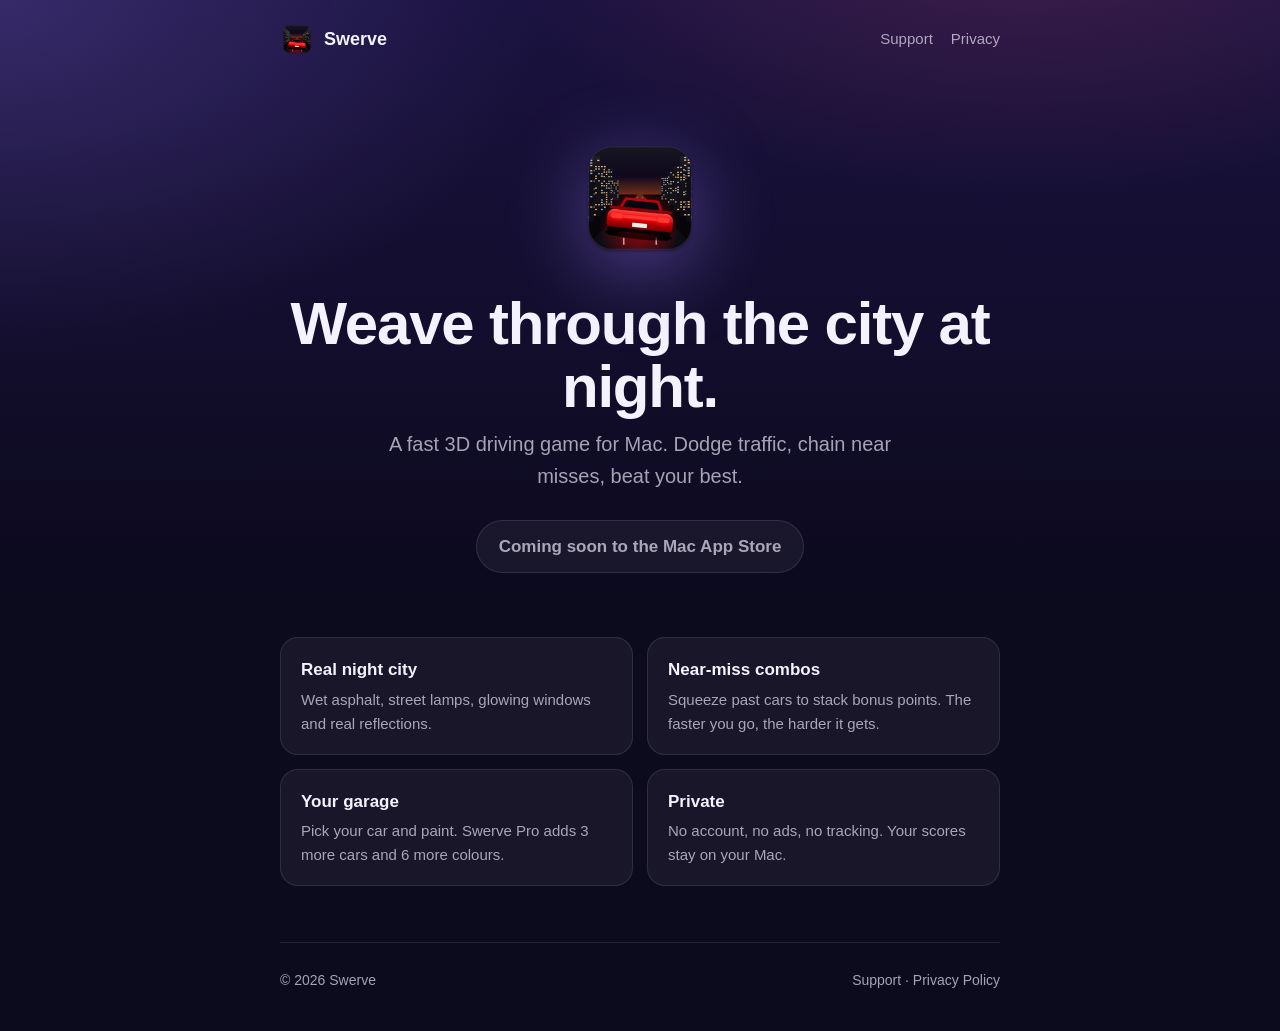
<file: index.html>
<!doctype html>
<html lang="en">
<head>
  <meta charset="utf-8">
  <meta name="viewport" content="width=device-width, initial-scale=1">
  <title>Swerve: Night Drive · Weave through the city at night</title>
  <meta name="description" content="Swerve: Night Drive for Mac. Weave a sports car through night-time city traffic, chain near misses and chase your best distance.">
  <link rel="icon" href="icon.png">
  <link rel="stylesheet" href="style.css">
</head>
<body>
  <div class="wrap">
    <header class="top">
      <a class="brand" href="./"><img src="icon.png" alt="">Swerve</a>
      <nav><a href="support.html">Support</a><a href="privacy.html">Privacy</a></nav>
    </header>

    <section class="hero">
      <img src="icon.png" alt="Swerve app icon">
      <h1>Weave through the city at night.</h1>
      <p>A fast 3D driving game for Mac. Dodge traffic, chain near misses, beat your best.</p>
      <span class="badge soon">Coming soon to the Mac App Store</span>
    </section>

    <section class="grid">
      <div class="card"><h3>Real night city</h3><p>Wet asphalt, street lamps, glowing windows and real reflections.</p></div>
      <div class="card"><h3>Near-miss combos</h3><p>Squeeze past cars to stack bonus points. The faster you go, the harder it gets.</p></div>
      <div class="card"><h3>Your garage</h3><p>Pick your car and paint. Swerve Pro adds 3 more cars and 6 more colours.</p></div>
      <div class="card"><h3>Private</h3><p>No account, no ads, no tracking. Your scores stay on your Mac.</p></div>
    </section>

    <footer>
      <span>© 2026 Swerve</span>
      <span><a href="support.html">Support</a> · <a href="privacy.html">Privacy Policy</a></span>
    </footer>
  </div>
</body>
</html>
</file>
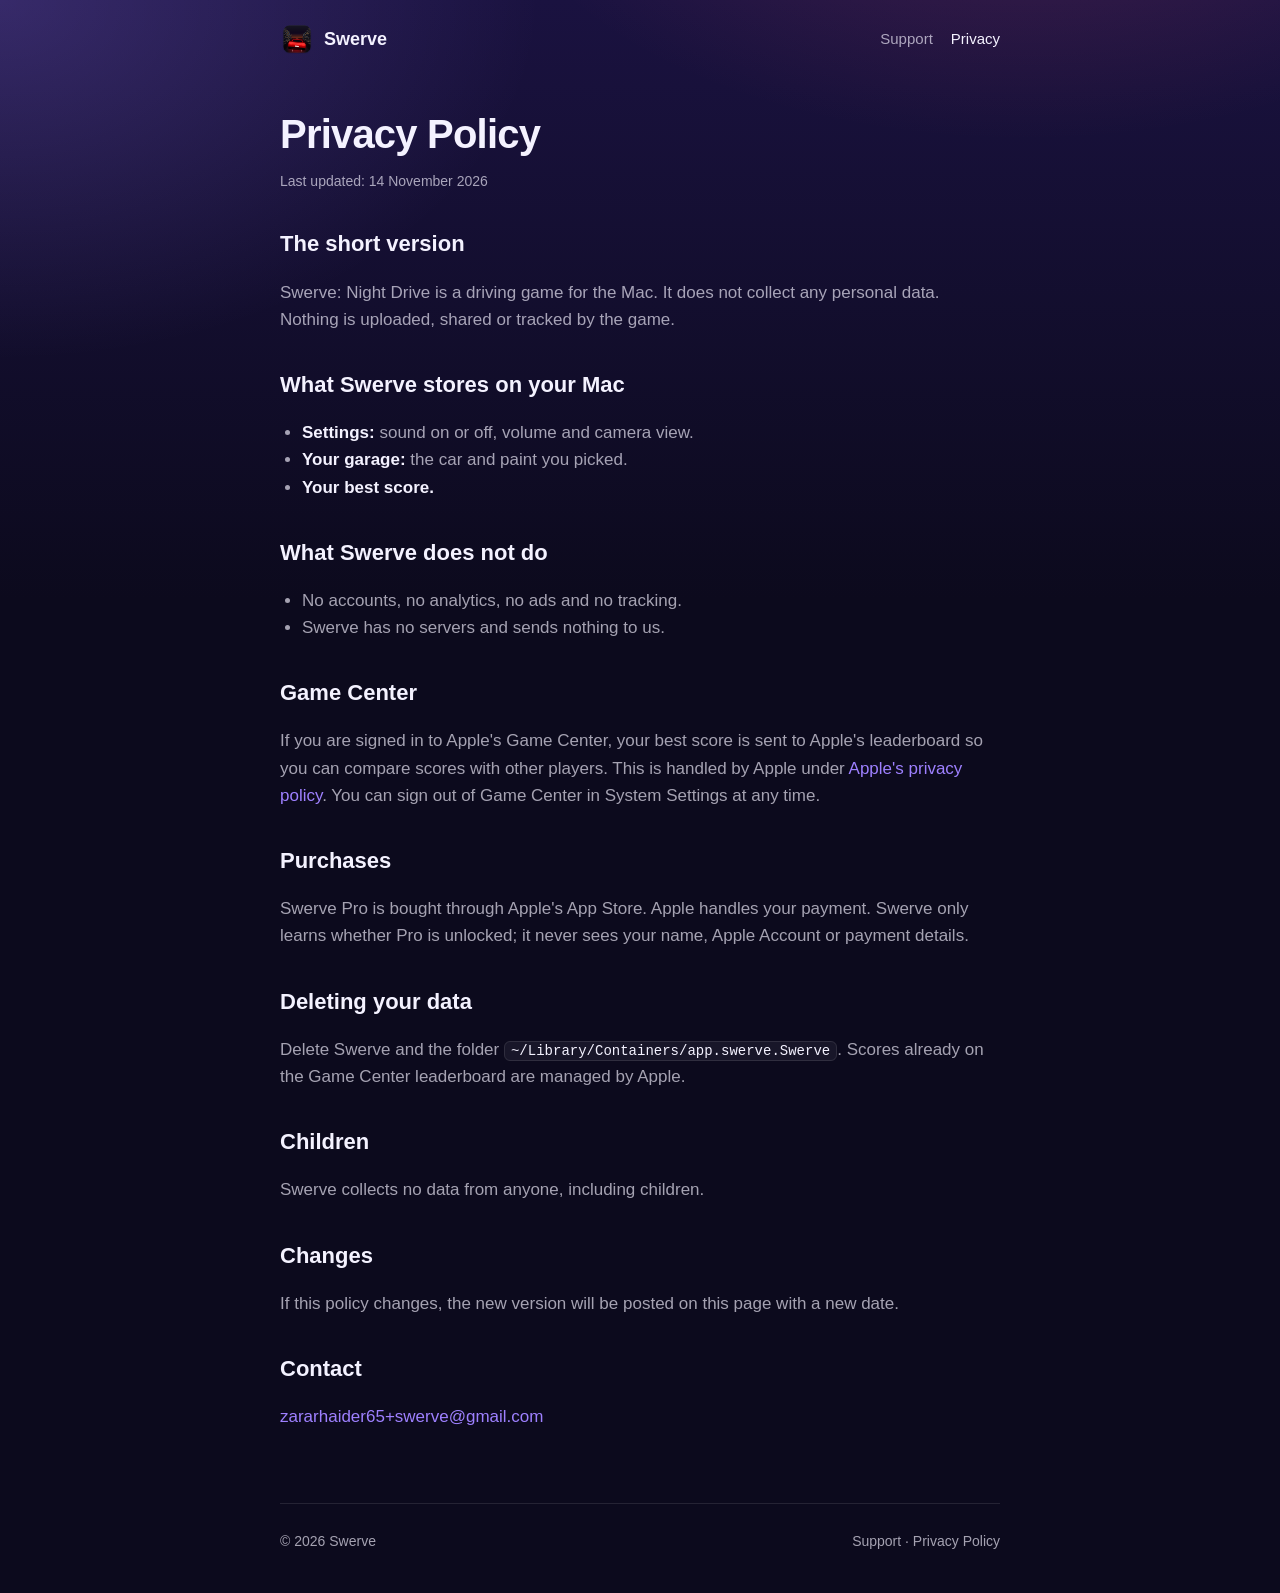
<file: privacy.html>
<!doctype html>
<html lang="en">
<head>
  <meta charset="utf-8">
  <meta name="viewport" content="width=device-width, initial-scale=1">
  <title>Privacy Policy · Swerve</title>
  <meta name="description" content="Swerve collects no personal data. No accounts, no ads, no tracking.">
  <link rel="icon" href="icon.png">
  <link rel="stylesheet" href="style.css">
</head>
<body>
  <div class="wrap">
    <header class="top">
      <a class="brand" href="./"><img src="icon.png" alt="">Swerve</a>
      <nav><a href="support.html">Support</a><a href="privacy.html" aria-current="page">Privacy</a></nav>
    </header>

    <article>
      <h1>Privacy Policy</h1>
      <p class="updated">Last updated: 14 November 2026</p>

      <h2>The short version</h2>
      <p>Swerve: Night Drive is a driving game for the Mac. It does not collect any personal data. Nothing is uploaded, shared or tracked by the game.</p>

      <h2>What Swerve stores on your Mac</h2>
      <ul>
        <li><b>Settings:</b> sound on or off, volume and camera view.</li>
        <li><b>Your garage:</b> the car and paint you picked.</li>
        <li><b>Your best score.</b></li>
      </ul>

      <h2>What Swerve does not do</h2>
      <ul>
        <li>No accounts, no analytics, no ads and no tracking.</li>
        <li>Swerve has no servers and sends nothing to us.</li>
      </ul>

      <h2>Game Center</h2>
      <p>If you are signed in to Apple's Game Center, your best score is sent to Apple's leaderboard so you can compare scores with other players. This is handled by Apple under <a href="https://www.apple.com/legal/privacy/">Apple's privacy policy</a>. You can sign out of Game Center in System Settings at any time.</p>

      <h2>Purchases</h2>
      <p>Swerve Pro is bought through Apple's App Store. Apple handles your payment. Swerve only learns whether Pro is unlocked; it never sees your name, Apple Account or payment details.</p>

      <h2>Deleting your data</h2>
      <p>Delete Swerve and the folder <code>~/Library/Containers/app.swerve.Swerve</code>. Scores already on the Game Center leaderboard are managed by Apple.</p>

      <h2>Children</h2>
      <p>Swerve collects no data from anyone, including children.</p>

      <h2>Changes</h2>
      <p>If this policy changes, the new version will be posted on this page with a new date.</p>

      <h2>Contact</h2>
      <p><a href="mailto:zararhaider65+swerve@gmail.com">zararhaider65+swerve@gmail.com</a></p>
    </article>

    <footer>
      <span>© 2026 Swerve</span>
      <span><a href="support.html">Support</a> · <a href="privacy.html">Privacy Policy</a></span>
    </footer>
  </div>
</body>
</html>
</file>
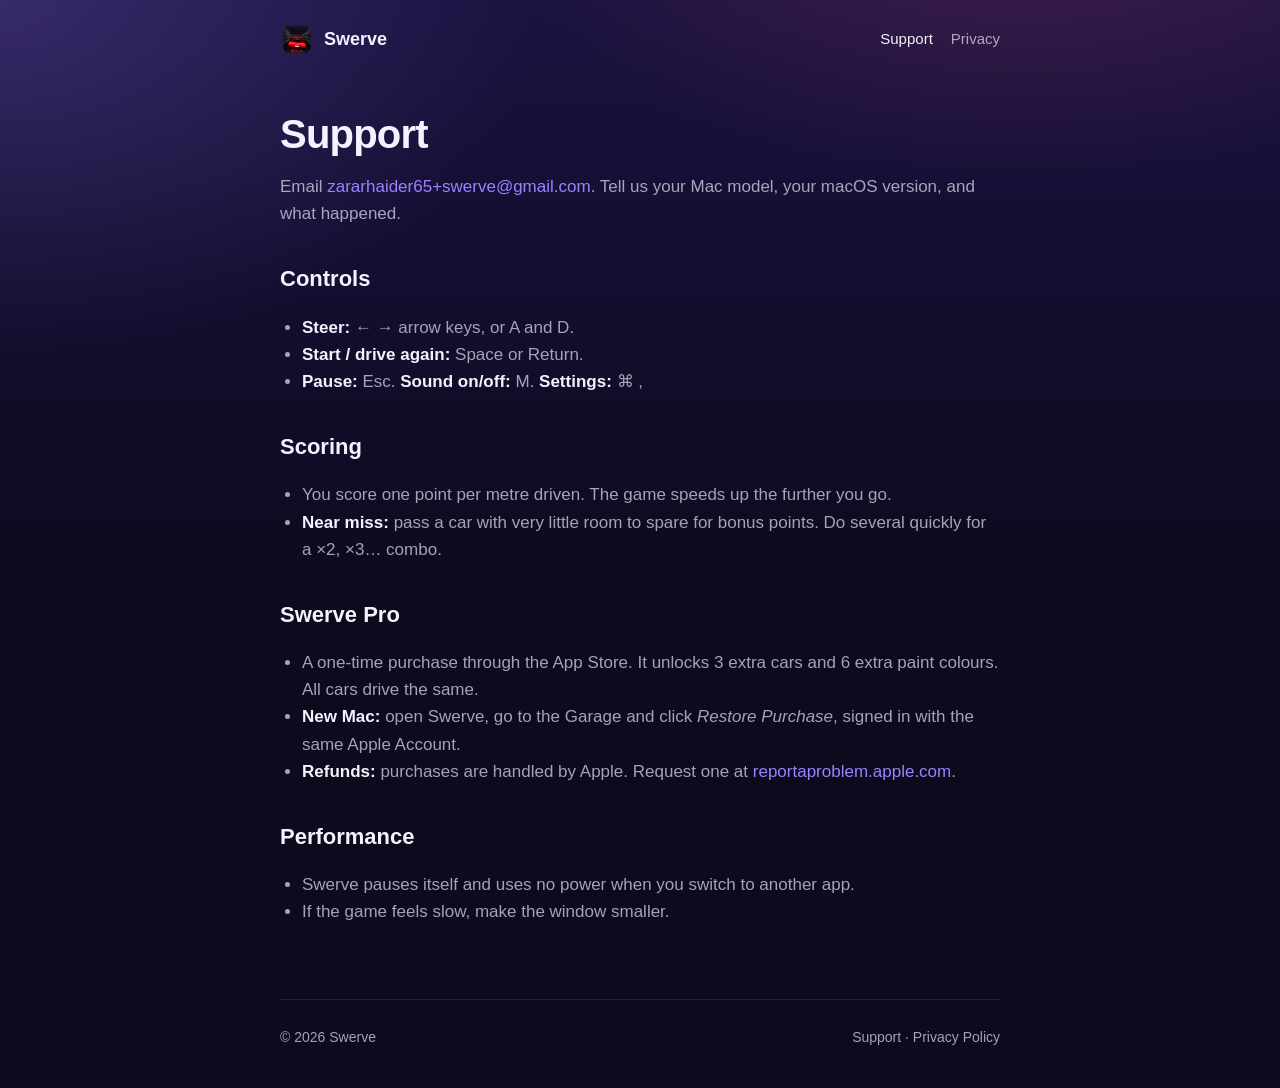
<file: support.html>
<!doctype html>
<html lang="en">
<head>
  <meta charset="utf-8">
  <meta name="viewport" content="width=device-width, initial-scale=1">
  <title>Support · Swerve</title>
  <meta name="description" content="Help with Swerve: Night Drive for Mac.">
  <link rel="icon" href="icon.png">
  <link rel="stylesheet" href="style.css">
</head>
<body>
  <div class="wrap">
    <header class="top">
      <a class="brand" href="./"><img src="icon.png" alt="">Swerve</a>
      <nav><a href="support.html" aria-current="page">Support</a><a href="privacy.html">Privacy</a></nav>
    </header>

    <article>
      <h1>Support</h1>
      <p>Email <a href="mailto:zararhaider65+swerve@gmail.com">zararhaider65+swerve@gmail.com</a>. Tell us your Mac model, your macOS version, and what happened.</p>

      <h2>Controls</h2>
      <ul>
        <li><b>Steer:</b> ← → arrow keys, or A and D.</li>
        <li><b>Start / drive again:</b> Space or Return.</li>
        <li><b>Pause:</b> Esc. <b>Sound on/off:</b> M. <b>Settings:</b> ⌘ ,</li>
      </ul>

      <h2>Scoring</h2>
      <ul>
        <li>You score one point per metre driven. The game speeds up the further you go.</li>
        <li><b>Near miss:</b> pass a car with very little room to spare for bonus points. Do several quickly for a ×2, ×3… combo.</li>
      </ul>

      <h2>Swerve Pro</h2>
      <ul>
        <li>A one-time purchase through the App Store. It unlocks 3 extra cars and 6 extra paint colours. All cars drive the same.</li>
        <li><b>New Mac:</b> open Swerve, go to the Garage and click <i>Restore Purchase</i>, signed in with the same Apple Account.</li>
        <li><b>Refunds:</b> purchases are handled by Apple. Request one at <a href="https://reportaproblem.apple.com">reportaproblem.apple.com</a>.</li>
      </ul>

      <h2>Performance</h2>
      <ul>
        <li>Swerve pauses itself and uses no power when you switch to another app.</li>
        <li>If the game feels slow, make the window smaller.</li>
      </ul>
    </article>

    <footer>
      <span>© 2026 Swerve</span>
      <span><a href="support.html">Support</a> · <a href="privacy.html">Privacy Policy</a></span>
    </footer>
  </div>
</body>
</html>
</file>
<file: style.css>
/* Glowreel site: one small stylesheet, no outside fonts or scripts. */
:root {
  --bg: #0c0a1d;
  --bg2: #1a1240;
  --card: rgba(255, 255, 255, 0.05);
  --line: rgba(255, 255, 255, 0.1);
  --text: #f4f2ff;
  --muted: rgba(244, 242, 255, 0.66);
  --accent: #9e80ff;
  --pink: #ff5a80;
}

* { box-sizing: border-box; }

html { background: var(--bg); }

body {
  margin: 0;
  min-height: 100vh;
  color: var(--text);
  font: 17px/1.6 -apple-system, BlinkMacSystemFont, "SF Pro Text", "Helvetica Neue", Arial, sans-serif;
  background:
    radial-gradient(900px 500px at 80% -10%, rgba(255, 90, 128, 0.18), transparent 60%),
    radial-gradient(900px 600px at 0% 0%, rgba(158, 128, 255, 0.22), transparent 60%),
    linear-gradient(180deg, var(--bg2), var(--bg) 600px);
  -webkit-font-smoothing: antialiased;
}

a { color: var(--accent); text-decoration: none; }
a:hover { text-decoration: underline; }

.wrap { max-width: 760px; margin: 0 auto; padding: 0 20px; }

header.top {
  display: flex; align-items: center; justify-content: space-between;
  padding: 22px 0;
}
.brand { display: flex; align-items: center; gap: 10px; color: var(--text); font-weight: 700; font-size: 18px; }
.brand img { width: 34px; height: 34px; }
.brand:hover { text-decoration: none; }
nav a { color: var(--muted); margin-left: 18px; font-size: 15px; }
nav a[aria-current="page"] { color: var(--text); }

.hero { text-align: center; padding: 56px 0 40px; }
.hero img { width: 128px; height: 128px; filter: drop-shadow(0 18px 40px rgba(158, 128, 255, 0.45)); }
.hero h1 { font-size: clamp(40px, 8vw, 60px); line-height: 1.05; margin: 22px 0 10px; letter-spacing: -0.02em; }
.hero p { color: var(--muted); font-size: 20px; margin: 0 auto; max-width: 520px; }

.badge {
  display: inline-block; margin-top: 28px; padding: 12px 22px; border-radius: 999px;
  background: linear-gradient(135deg, var(--accent), var(--pink)); color: #fff; font-weight: 700;
  box-shadow: 0 10px 30px rgba(158, 128, 255, 0.4);
}
.badge.soon { background: var(--card); box-shadow: none; border: 1px solid var(--line); color: var(--muted); font-weight: 600; }

.grid { display: grid; grid-template-columns: repeat(auto-fit, minmax(min(300px, 100%), 1fr)); gap: 14px; margin: 24px 0 56px; }
.card { background: var(--card); border: 1px solid var(--line); border-radius: 18px; padding: 18px 20px; }
.card h3 { margin: 0 0 4px; font-size: 17px; }
.card p { margin: 0; color: var(--muted); font-size: 15px; }

article { padding: 24px 0 56px; }
article h1 { font-size: 40px; line-height: 1.1; margin: 10px 0 6px; letter-spacing: -0.02em; }
article h2 { font-size: 22px; margin: 34px 0 8px; }
article p, article li { color: var(--muted); }
article b { color: var(--text); }
article ul { padding-left: 22px; }
.updated { font-size: 14px; }
code { background: var(--card); border: 1px solid var(--line); border-radius: 6px; padding: 1px 6px; font-size: 14px; color: var(--text); }

footer {
  border-top: 1px solid var(--line); padding: 26px 0 40px; color: var(--muted); font-size: 14px;
  display: flex; flex-wrap: wrap; gap: 8px 18px; justify-content: space-between;
}
footer a { color: var(--muted); }
</file>
